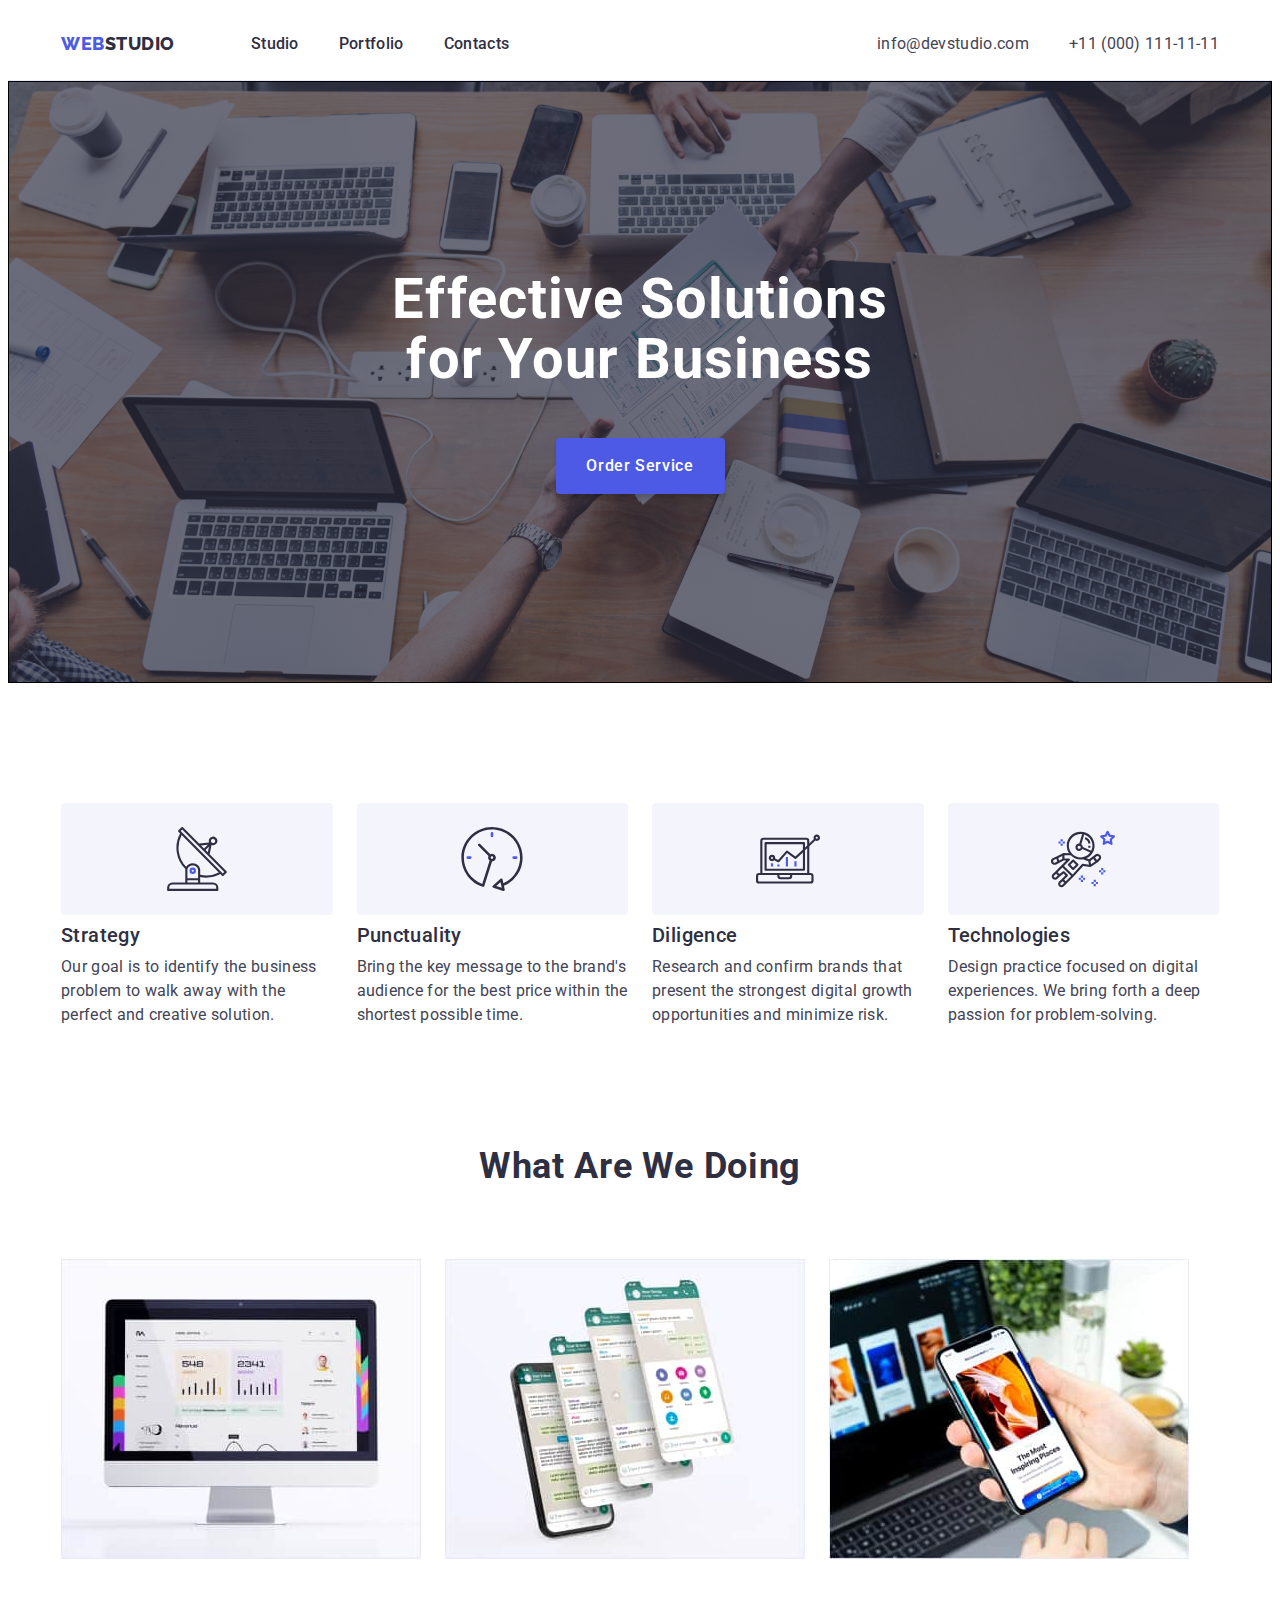
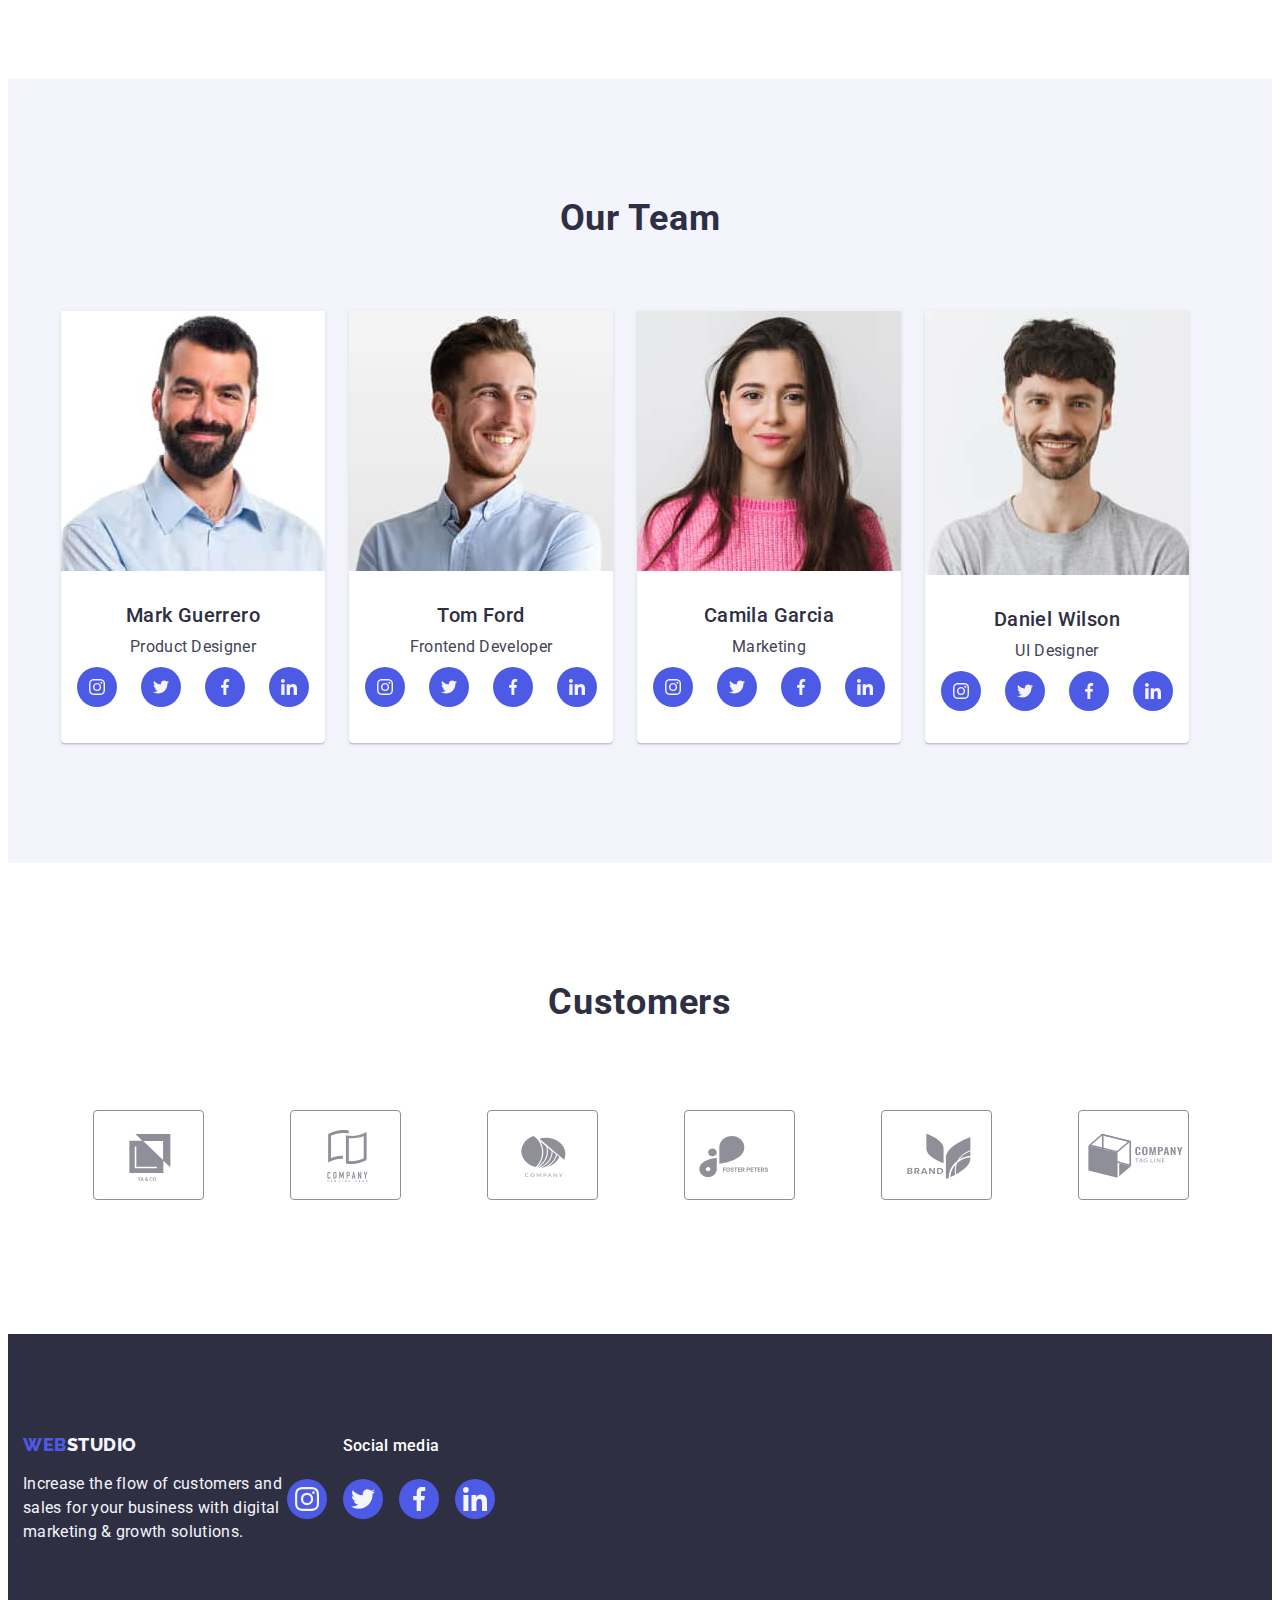
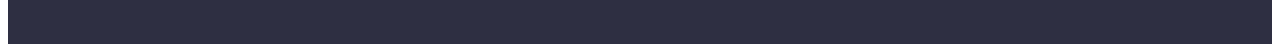
<file: index.html>
<!DOCTYPE html>
<html lang="en">
  <head>
    <meta charset="UTF-8" />
    <meta http-equiv="X-UA-Compatible" content="IE=edge" />
    <meta name="viewport" content="width=device-width, initial-scale=1.0" />
    <title>WebStudio</title>
    <link rel="preconnect" href="https://fonts.googleapis.com" />
    <link rel="preconnect" href="https://fonts.gstatic.com" crossorigin />
    <link
      href="https://fonts.googleapis.com/css2?family=Raleway:wght@700&family=Roboto:wght@400;500;700&display=swap"
      rel="stylesheet"
    />
    <link
      rel="stylesheet"
      href="https://cdnjs.cloudflare.com/ajax/libs/modern-normalize/1.1.0/modern-normalize.min.css"
      integrity="sha512-wpPYUAdjBVSE4KJnH1VR1HeZfpl1ub8YT/NKx4PuQ5NmX2tKuGu6U/JRp5y+Y8XG2tV+wKQpNHVUX03MfMFn9Q=="
      crossorigin="anonymous"
      referrerpolicy="no-referrer"
    />
    <link rel="stylesheet" href="./css/style.css" />
  </head>
  <body>
    <header class="page-header">
      <div class="header-container container">
        <nav class="main-nav">
          <a href="./index.html" class="logo link"
            >Web<span class="header-studio-word span">Studio</span></a
          >
          <ul class="list link-ul">
            <li class="header-item">
              <a class="nav-link link" href="./index.html">Studio</a>
            </li>
            <li class="header-item">
              <a class="nav-link link" href="./portfolio.html">Portfolio</a>
            </li>
            <li class="header-item">
              <a class="nav-link link" href="">Contacts</a>
            </li>
          </ul>
        </nav>
        <address class="contact list">
          <ul class="list link-ul contacts">
            <li class="contact-item">
              <a href="mailto:info@devstudio.com" class="link contact-link"
                >info@devstudio.com</a
              >
            </li>
            <li class="contact-item">
              <a href="tel:+110001111111" class="link contact-link"
                >+11 (000) 111-11-11</a
              >
            </li>
          </ul>
        </address>
      </div>
    </header>
    <!--section 1 Hero section -->
    <main>
      <section class="hero">
        <div class="container">
          <h1 class="hero-header">Effective Solutions for Your Business</h1>
          <button type="button" value="make-order" class="booking-btn">
            Order Service
          </button>
        </div>
      </section>
      <!--section 2 ADVANTAGES-->
      <section class="advantages-section">
        <div class="container">
          <h2 hidden class="features-header">features</h2>
          <ul class="advantages-list list">
            <li class="advantage-item">
              <div class="icon-pos">
               <svg class="icon" width="64" height="64">
                <use href="./images/icon/icons.svg#antenna"></use>
               </svg>
            </div>
              <h3 class="advantage-title">Strategy</h3>
              <p class="advantage-text">
                Our goal is to identify the business problem to walk away with
                the perfect and creative solution.
              </p>
            </li>
            <li class="advantage-item">
              <div class="icon-pos">
                <svg class="icon" width="64" height="64">
                 <use href="./images/icon/icons.svg#clock"></use>
                </svg>
             </div>
              <h3 class="advantage-title">Punctuality</h3>
              <p class="advantage-text">
                Bring the key message to the brand's audience for the best price
                within the shortest possible time.
              </p>
            </li>
            <li class="advantage-item">
              <div class="icon-pos">
                <svg class="icon" width="64" height="64">
                 <use href="./images/icon/icons.svg#diagram"></use>
                </svg>
             </div>
              <h3 class="advantage-title">Diligence</h3>
              <p class="advantage-text">
                Research and confirm brands that present the strongest digital
                growth opportunities and minimize risk.
              </p>
            </li>
            <li class="advantage-item">
              <div class="icon-pos">
                <svg class="icon" width="64" height="64">
                 <use href="./images/icon/icons.svg#astronaut"></use>
                </svg>
             </div>
              <h3 class="advantage-title">Technologies</h3>
              <p class="advantage-text">
                Design practice focused on digital experiences. We bring forth a
                deep passion for problem-solving.
              </p>
            </li>
          </ul>
        </div>
      </section>
      <!--section 3 What Are We Doing-->
      <section class="job-section">
        <div class="container">
          <h2 class="section-header">What are we doing</h2>
          <ul class="list jobs-container">
            <li class="jobs-item">
              <img
                src="./images/image1.jpg"
                alt="computer monitor screen"
                width="360"
                class="image"
              />
            </li>
            <li class="jobs-item">
              <img
                src="./images/image2.jpg"
                alt="social networks"
                width="360"
                class="image"
              />
            </li>
            <li class="jobs-item">
              <img
                src="./images/image3.jpg"
                alt="mobile phone in hand"
                width="360"
                class="image"
              />
            </li>
          </ul>
        </div>
      </section>
      <!--section 4 Team-->
      <section class="section-team">
        <div class="container">
          <h2 class="section-header">Our Team</h2>
          <ul class="team-members list">
            <li class="member">
              <div class="team-photo">
              <img
                src="./images/team/produkt-designer.jpg"
                alt="a man with a beard"
                width="264"
                height="260"
                class="image"
              />
            </div>
              <div class="worker-team">
              <h3 class="team-worker">Mark Guerrero</h3>
              <p class="title-job">Product Designer</p>
              <ul class="socials-list list">
                <li class="socials-item">
                  <a href="" class="social-link link">
                    <svg class="social-icon" width="16" height="16">
                      <use href="./images/icon/icons.svg#instagram"></use>
                    </svg>
                  </a>
                </li>
                <li class="socials-item">
                  <a href="" class="social-link link">
                    <svg class="social-icon" width="16" height="16">
                      <use href="./images/icon/icons.svg#twitter"></use>
                    </svg>
                  </a>
                </li>
                <li class="socials-item">
                  <a href="" class="social-link link">
                    <svg class="social-icon" width="16" height="16">
                      <use href="./images/icon/icons.svg#facebook"></use>
                    </svg>
                  </a>
                </li>
                <li class="socials-item">
                  <a href="" class="social-link link">
                    <svg class="social-icon" width="16" height="16">
                      <use href="./images/icon/icons.svg#linkedin"></use>
                    </svg>
                  </a>
                </li>
              </ul>
            </div>
            </li>
            <li class="member">
              <div class="team-photo">
              <img
                src="./images/team/fronted.jpg"
                alt="a man in a white shirt is smiling"
                width="264"
                height="260"
                class="image"
              />
            </div>
            <div class="worker-team">
              <h3 class="team-worker">Tom Ford</h3>
              <p class="title-job">Frontend Developer</p>
              <ul class="socials-list list">
                <li class="socials-item">
                  <a href="" class="social-link link">
                    <svg class="social-icon" width="16" height="16">
                      <use href="./images/icon/icons.svg#instagram"></use>
                    </svg>
                  </a>
                </li>
                <li class="socials-item">
                  <a href="" class="social-link link">
                    <svg class="social-icon" width="16" height="16">
                      <use href="./images/icon/icons.svg#twitter"></use>
                    </svg>
                  </a>
                </li>
                <li class="socials-item">
                  <a href="" class="social-link link">
                    <svg class="social-icon" width="16" height="16">
                      <use href="./images/icon/icons.svg#facebook"></use>
                    </svg>
                  </a>
                </li>
                <li class="socials-item">
                  <a href="" class="social-link link">
                    <svg class="social-icon" width="16" height="16">
                      <use href="./images/icon/icons.svg#linkedin"></use>
                    </svg>
                  </a>
                </li>
              </ul>
            </div>
            </li>
            <li class="member">
              <div class="team-photo">
              <img
                src="./images/team/marketing.jpg"
                alt="beautiful girl in a pink sweater"
                width="264"
                height="260"
                class="image"
              />
            </div>
            <div class="worker-team">
              <h3 class="team-worker">Camila Garcia</h3>
              <p class="title-job">Marketing</p>
              <ul class="socials-list list">
                <li class="socials-item">
                  <a href="" class="social-link link">
                    <svg class="social-icon" width="16" height="16">
                      <use href="./images/icon/icons.svg#instagram"></use>
                    </svg>
                  </a>
                </li>
                <li class="socials-item">
                  <a href="" class="social-link link">
                    <svg class="social-icon" width="16" height="16">
                      <use href="./images/icon/icons.svg#twitter"></use>
                    </svg>
                  </a>
                </li>
                <li class="socials-item">
                  <a href="" class="social-link link">
                    <svg class="social-icon" width="16" height="16">
                      <use href="./images/icon/icons.svg#facebook"></use>
                    </svg>
                  </a>
                </li>
                <li class="socials-item">
                  <a href="" class="social-link link">
                    <svg class="social-icon" width="16" height="16">
                      <use href="./images/icon/icons.svg#linkedin"></use>
                    </svg>
                  </a>
                </li>
              </ul>
            </div>
            </li>
            <li class="member">
              <div class="team-photo">
              <img
                src="./images/team/uidesigner.jpg"
                alt="a young guy with a beard is smiling"
                width="264"
                height="264"
                class="image"
              />
            </div>
            <div class="worker-team">
              <h3 class="team-worker">Daniel Wilson</h3>
              <p class="title-job">UI Designer</p>
              <ul class="socials-list list">
                <li class="socials-item">
                  <a href="" class="social-link link">
                    <svg class="social-icon" width="16" height="16">
                      <use href="./images/icon/icons.svg#instagram"></use>
                    </svg>
                  </a>
                </li>
                <li class="socials-item">
                  <a href="" class="social-link link">
                    <svg class="social-icon" width="16" height="16">
                      <use href="./images/icon/icons.svg#twitter"></use>
                    </svg>
                  </a>
                </li>
                <li class="socials-item">
                  <a href="" class="social-link link">
                    <svg class="social-icon" width="16" height="16">
                      <use href="./images/icon/icons.svg#facebook"></use>
                    </svg>
                  </a>
                </li>
                <li class="socials-item">
                  <a href="" class="social-link link">
                    <svg class="social-icon" width="16" height="16">
                      <use href="./images/icon/icons.svg#linkedin"></use>
                    </svg>
                  </a>
                </li>
              </ul>
            </div>
            </li>
          </ul>
        </div>
      </section>

      <!--section-5 our customers-->
      <section class="section-customers">
        <div class="icon-cust container">
           <h2 class="customers-header">Customers</h2>
          <ul class="customers-list list">
            <li class="customers-item">
              <a href="" class="custom-icon">
                <svg class="icon-customers" width="104" height="56">
                  <use href="./images/icon/icons.svg#logo"></use>
                 </svg>
              </a>
            </li>
            <li class="customers-item">
              <a href="" class="custom-icon">
                <svg class="icon-customers" width="104" height="56">
                  <use href="./images/icon/icons.svg#logo-1"></use>
                 </svg>
              </a>
            </li>
            <li class="customers-item">
              <a href="" class="custom-icon">
                <svg class="icon-customers" width="104" height="56">
                  <use href="./images/icon/icons.svg#logo-2"></use>
                 </svg>
              </a>
            </li>
            <li class="customers-item">
              <a href="" class="custom-icon">
                <svg class="icon-customers" width="104" height="56">
                  <use href="./images/icon/icons.svg#logo-3"></use>
                 </svg>
              </a>
            </li>
            <li class="customers-item">
              <a href="" class="custom-icon">
                <svg class="icon-customers" width="104" height="56">
                  <use href="./images/icon/icons.svg#logo-4"></use>
                 </svg>
              </a>
            </li>
            <li class="customers-item">
              <a href="" class="custom-icon">
                <svg class="icon-customers" width="104" height="56">
                  <use href="./images/icon/icons.svg#logo-5"></use>
                 </svg>
              </a>
            </li>
          </ul>
        </div>

      </section>
    </main>
    <!--FOOTER-->
    <footer class="footer-section">
      <div class="container footer-container">
        <div class="logo-container">
        <a href="./index.html" class="logo link footer-logo"
          >Web<span class="logo-foot">Studio</span></a
        >
        <p class="fut">
          Increase the flow of customers and sales for your business with
          digital marketing & growth solutions.
        </p>
      </div>
      <div class="social-media">
        <p class="soc-media">Social media</p>
        <ul class="soc-list-fut list">
          <li class="socials-item">
            <a href="" class="social-link link social-fut">
              <svg class="social-icon" width="24" height="24">
                <use href="./images/icon/icons.svg#instagram"></use>
              </svg>
            </a>
          </li>
          <li class="socials-item">
            <a href="" class="social-link link social-fut">
              <svg class="social-icon" width="24" height="24">
                <use href="./images/icon/icons.svg#twitter"></use>
              </svg>
            </a>
          </li>
          <li class="socials-item">
            <a href="" class="social-link link social-fut">
              <svg class="social-icon" width="24" height="24">
                <use href="./images/icon/icons.svg#facebook"></use>
              </svg>
            </a>
          </li>
          <li class="socials-item">
            <a href="" class="social-link link social-fut">
              <svg class="social-icon" width="24" height="24">
                <use href="./images/icon/icons.svg#linkedin"></use>
              </svg>
            </a>
          </li>
        </ul>
      </div>
    </div>

    </footer>
  </body>
</html>
</file>
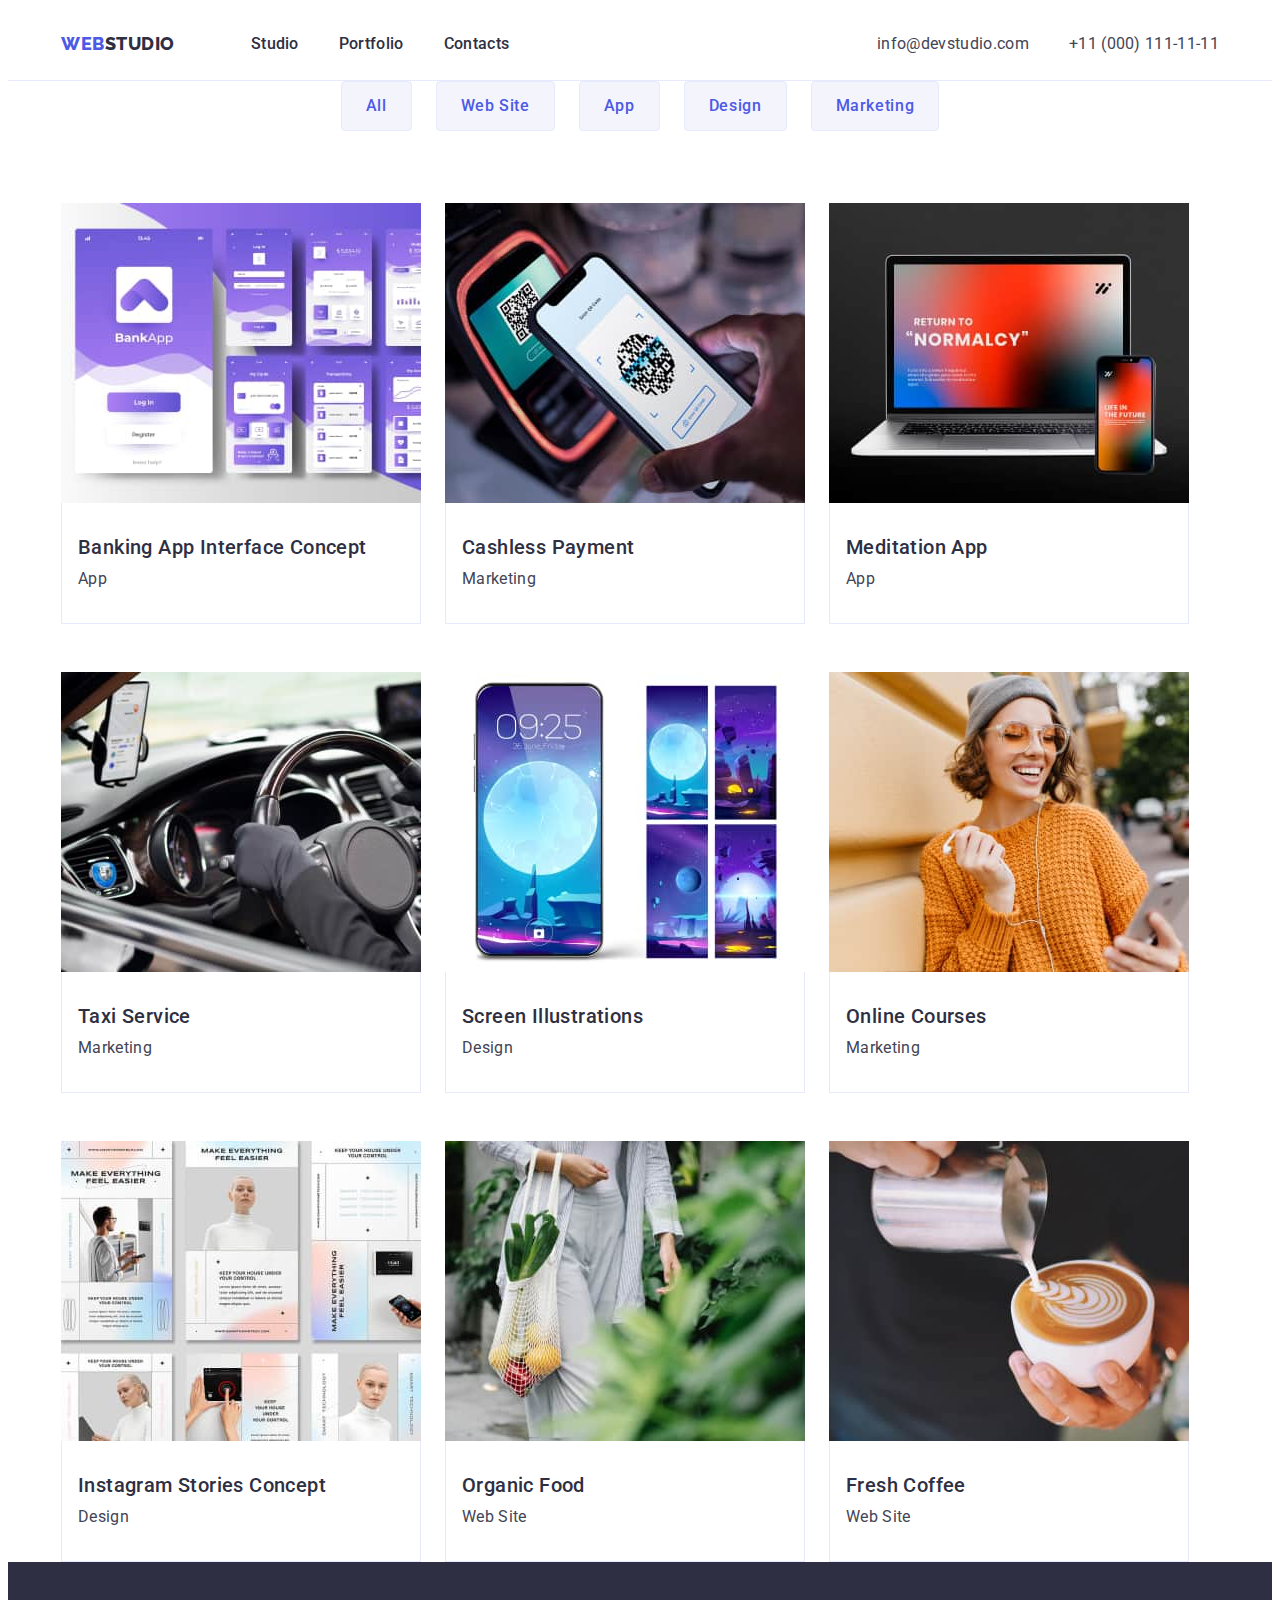
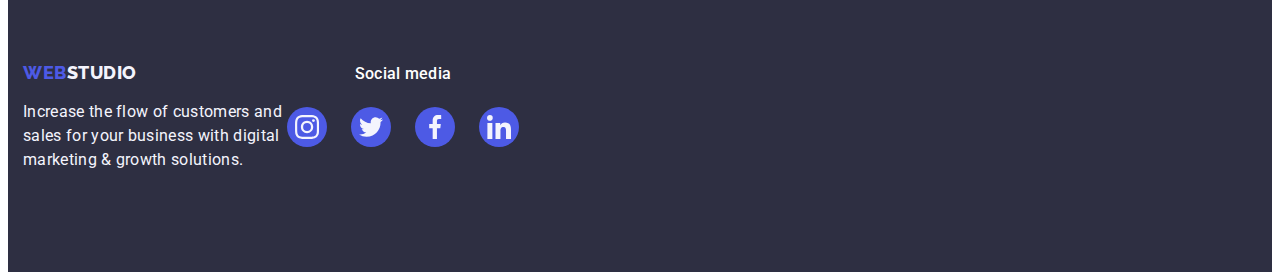
<file: portfolio.html>
<!DOCTYPE html>
<html lang="en">
  <head>
    <meta charset="UTF-8" />
    <meta http-equiv="X-UA-Compatible" content="IE=edge" />
    <meta name="viewport" content="width=device-width, initial-scale=1.0" />
    <title>Portfolio</title>
    <link rel="preconnect" href="https://fonts.googleapis.com" />
    <link rel="preconnect" href="https://fonts.gstatic.com" crossorigin />
    <link
      href="https://fonts.googleapis.com/css2?family=Raleway:wght@700&family=Roboto:wght@400;500;700&display=swap"
      rel="stylesheet"
    />
    <link
      rel="stylesheet"
      href="https://cdnjs.cloudflare.com/ajax/libs/modern-normalize/1.1.0/modern-normalize.min.css"
      integrity="sha512-wpPYUAdjBVSE4KJnH1VR1HeZfpl1ub8YT/NKx4PuQ5NmX2tKuGu6U/JRp5y+Y8XG2tV+wKQpNHVUX03MfMFn9Q=="
      crossorigin="anonymous"
      referrerpolicy="no-referrer"
    />
    <link rel="stylesheet" href="./css/style.css" />
  </head>
  <body>
    <header class="page-header">
      <div class="header-container container">
        <nav class="main-nav">
          <a href="./index.html" class="logo link"
            >Web<span class="header-studio-word span">Studio</span></a
          >
          <ul class="list link-ul">
            <li class="header-item">
              <a class="nav-link link" href="./index.html">Studio</a>
            </li>
            <li class="header-item">
              <a class="nav-link link" href="./portfolio.html">Portfolio</a>
            </li>
            <li class="header-item">
              <a class="nav-link link" href="">Contacts</a>
            </li>
          </ul>
        </nav>
        <address class="contact list">
          <ul class="list link-ul contacts">
            <li class="contact-item">
              <a href="mailto:info@devstudio.com" class="link contact-link"
                >info@devstudio.com</a
              >
            </li>
            <li class="contact-item">
              <a href="tel:+110001111111" class="link contact-link"
                >+11 (000) 111-11-11</a
              >
            </li>
          </ul>
        </address>
      </div>
    </header>
    <main>
      <section class="section-products">
        <div class="container">
          <h1 class="portfolio-header" hidden>Progect</h1>
          <ul class="list nav-list">
            <li class="nav-item list">
              <button type="button" class="button-portfolio button">All</button>
            </li>
            <li class="nav-item list">
              <button type="button" class="button-portfolio button">
                Web Site
              </button>
            </li>
            <li class="nav-item list">
              <button type="button" class="button-portfolio button">App</button>
            </li>
            <li class="nav-item list">
              <button type="button" class="button-portfolio button">
                Design
              </button>
            </li>
            <li class="nav-item list">
              <button type="button" class="button-portfolio button">
                Marketing
              </button>
            </li>
          </ul>

          <ul class="product list">
            <li class="progect-item link">
              <!-- <div class="product-card"> -->
              <a class="link" href=""
                ><img
                  src="./images/portfolio/banking-ap.jpg"
                  alt="Banking App Interface Concept"
                  width="360"
                  class="image"
                />
                <div class="product-text">
                  <h2 class="progect-title">Banking App Interface Concept</h2>
                  <p class="progect-descr">App</p>
                </div>
              </a>
              <!-- </div> -->
            </li>

            <li class="progect-item link">
              <!-- <div class="product-card"> -->
              <a class="link" href=""
                ><img
                  src="./images/portfolio/cashless.jpg"
                  alt="Cashless Payment"
                  width="360"
                  class="image"
                />
                <div class="product-text">
                  <h2 class="progect-title">Cashless Payment</h2>
                  <p class="progect-descr">Marketing</p>
                </div>
              </a>
              <!-- </div> -->
            </li>

            <li class="progect-item link">
              <!-- <div class="product-card"> -->
              <a class="link" href=""
                ><img
                  src="./images/portfolio/meditation.jpg"
                  alt="computer monitor"
                  width="360"
                  class="image"
                />
                <div class="product-text">
                  <h2 class="progect-title">Meditation App</h2>
                  <p class="progect-descr">App</p>
                </div>
              </a>
              <!-- </div> -->
            </li>

            <li class="progect-item link">
              <!-- <div class="product-card"> -->
              <a class="link" href=""
                ><img
                  src="./images/portfolio/taxi.jpg"
                  alt="taxi car"
                  width="360"
                  class="image"
                />
                <div class="product-text">
                  <h2 class="progect-title">Taxi Service</h2>
                  <p class="progect-descr">Marketing</p>
                </div>
              </a>
              <!-- </div> -->
            </li>

            <li class="progect-item link">
              <!-- <div class="product-card"> -->
              <a class="link" href=""
                ><img
                  src="./images/portfolio/screen.jpg"
                  alt="screensavers for mobile phones"
                  width="360"
                  class="image"
                />
                <div class="product-text">
                  <h2 class="progect-title">Screen Illustrations</h2>
                  <p class="progect-descr">Design</p>
                </div>
              </a>
              <!-- </div> -->
            </li>

            <li class="progect-item link">
              <!-- <div class="product-card"> -->
              <a class="link" href=""
                ><img
                  src="./images/portfolio/online-courses.jpg"
                  alt="a girl with a phone"
                  width="360"
                  class="image"
                />
                <div class="product-text">
                  <h2 class="progect-title">Online Courses</h2>
                  <p class="progect-descr">Marketing</p>
                </div>
              </a>
              <!-- </div> -->
            </li>

            <li class="progect-item link">
              <!-- <div class="product-card"> -->
              <a class="link" href=""
                ><img
                  src="./images/portfolio/instagram.jpg"
                  alt="Instagram page"
                  width="360"
                  class="image"
                />
                <div class="product-text">
                  <h2 class="progect-title">Instagram Stories Concept</h2>
                  <p class="progect-descr">Design</p>
                </div>
              </a>
              <!-- </div> -->
            </li>

            <li class="progect-item link">
              <!-- <div class="product-card"> -->
              <a class="link" href=""
                ><img
                  src="./images/portfolio/organic-food.jpg"
                  alt="bag with vegetables and fruits"
                  width="360"
                  class="image"
                />
                <div class="product-text">
                  <h2 class="progect-title">Organic Food</h2>
                  <p class="progect-descr">Web Site</p>
                </div>
              </a>
              <!-- </div> -->
            </li>

            <li class="progect-item link">
              <!-- <div class="product-card"> -->
              <a class="link" href=""
                ><img
                  src="./images/portfolio/coffee.jpg"
                  alt="a cup of coffee"
                  width="360"
                  class="image"
                />
                <div class="product-text">
                  <h2 class="progect-title">Fresh Coffee</h2>
                  <p class="progect-descr">Web Site</p>
                </div>
              </a>
              <!-- </div> -->
            </li>
          </ul>
        </div>
      </section>
    </main>

    <footer class="footer-section">
      <div class="container footer-container">
        <div class="logo-container">
        <a href="./index.html" class="logo link footer-logo"
          >Web<span class="logo-foot">Studio</span></a
        >
        <p class="fut">
          Increase the flow of customers and sales for your business with
          digital marketing & growth solutions.
        </p>
      </div>
      <div class="social-media">
        <p class="soc-media">Social media</p>
        <ul class="socials-list list">
          <li class="socials-item">
            <a href="" class="social-link link social-fut">
              <svg class="social-icon" width="24" height="24">
                <use href="./images/icon/icons.svg#instagram"></use>
              </svg>
            </a>
          </li>
          <li class="socials-item">
            <a href="" class="social-link link social-fut">
              <svg class="social-icon" width="24" height="24">
                <use href="./images/icon/icons.svg#twitter"></use>
              </svg>
            </a>
          </li>
          <li class="socials-item">
            <a href="" class="social-link link social-fut">
              <svg class="social-icon" width="24" height="24">
                <use href="./images/icon/icons.svg#facebook"></use>
              </svg>
            </a>
          </li>
          <li class="socials-item">
            <a href="" class="social-link link social-fut">
              <svg class="social-icon" width="24" height="24">
                <use href="./images/icon/icons.svg#linkedin"></use>
              </svg>
            </a>
          </li>
        </ul>
      </div>
    </div>
    </footer>
  </body>
</html>
</file>
<file: css/style.css>
:root {
  --main-text-color: #434455;
  --text-header: #2e2f42;
  --color-hero: #2e2f42;
  --Light-mode-ourteam: #f4f4fd;
  --main-btn: #f4f4fd;
  --nav-color: #4d5ae5;
  --nav-color-acctive: #404bbf;
  --white-text: #ffffff;
  --button-portfolio: #f4f4fd;
  --icon: #8e8f99;

  --black: #000000;
  --team-section-style: ;
}

h1,
h2,
h3,
h4,
h5,
h6,
p,
ul {
  margin: 0;
}

ul {
  padding-left: 0;

  margin-left: 0;
}

.link {
  text-decoration: none;
}
.list {
  list-style: none;
}

body {
  font-family: "Roboto", sans-serif;
  background-color: var(--white-text);
  color: var(--main-text-color);
}

.container {
  width: 1158px;
  padding: 0 15px;
  margin: 0 auto;
}

.jobs-container,
.team-members,
.advantages-list {
  display: flex;
}

.image {
  display: block;
}

/* Header */

.page-header {
  padding: 24px 0;
  background-color: var(--white-text);
  border-bottom: 1px solid #e7e9fc;
}

.header-container {
  display: flex;
}

.main-nav,
.link-ul,
.contact-link {
  display: flex;
}

.main-nav {
  align-items: center;
}

.logo {
  display: block;
  margin-right: 76px;
  text-decoration: none;
  list-style: none;
  font-family: "Raleway", sans-serif;
  font-weight: 800;
  font-size: 18px;
  line-height: 1.17;
  align-items: center;
  letter-spacing: 0.03em;
  text-transform: uppercase;
  color: var(--nav-color);
}

.header-studio-word {
  font-family: "Raleway", sans-serif;
  font-weight: 800;
  font-size: 18px;
  line-height: 1.17;
  align-items: center;
  letter-spacing: 0.03em;
  text-transform: uppercase;
  color: var(--text-header);
}

.nav-link {
  text-decoration: none;
  font-weight: 500;
  font-size: 16px;
  line-height: 1.5;
  letter-spacing: 0.02em;
  color: var(--text-header);

  padding: 24px 0;
}

.nav-link:hover,
.nav-link:focus {
  color: var(--nav-color-acctive);
}

.header-item:not(:last-child) {
  margin-right: 40px;
}

.contact {
  margin-left: auto;
  align-items: center;
  font-style: normal;
}

.contact-item:not(:last-child) {
  margin-right: 40px;
}

.contact-link {
  font-size: 16px;
  line-height: 1.5;
  letter-spacing: 0.02em;
  color: var(--main-text-color);
}

.contact-link:hover,
.contact-link:focus {
  color: var(--nav-color-acctive);
}

/* Hero section */

.hero {
  background: rgba(46, 47, 66, 0.7);
  padding: 188px 0;
  max-width: 1440px;
  /* height: 600px; */
  margin-left: auto;
  margin-right: auto;
  border: 1px solid #000000;
  background-repeat: no-repeat;
  background-size: cover;
  background-position: center;
  background-image: linear-gradient(rgba(46, 47, 66, 0.7), rgba(46, 47, 66, 0.7)),
    url(../images/background/people-office-1.png);
}

.hero-header {
  font-family: "Roboto", sans-serif;
  font-weight: 700;
  font-size: 56px;
  line-height: 1.07;
  text-align: center;
  letter-spacing: 0.02em;
  color: var(--white-text);

  margin: 0 auto;
  margin-bottom: 48px;
  display: block;
  max-width: 496px;
}

.booking-btn {
  font-family: "Roboto", sans-serif;
  font-weight: 500;
  font-size: 16px;
  line-height: 1.5;
  align-items: center;
  letter-spacing: 0.04em;
  color: var(--white-text);
  background: var(--nav-color);
  box-shadow: 0px 4px 4px rgba(0, 0, 0, 0.15);
  cursor: pointer;

  display: block;
  margin: 0 auto;
  min-width: 169px;
  height: 56px;
  border: none;

  flex-direction: row;
  padding: 16px;
  gap: 10px;
  border-radius: 4px;
}

.booking-btn:hover,
.booking-btn:focus {
  background-color: var(--nav-color-acctive);
}

h1 {
  color: var(--white-text);
}
h2,
h3,
a {
  color: var(--text-header);
}

/* ADVANTAGES*/
.advantages-section {
  padding: 120px 0;
}

.advantages-list {
  flex-wrap: nowrap;
  flex-direction: row;
  gap: 24px;
}

.icon-pos {
  display: flex;
  align-items: center;
  justify-content: center;
  height: 112px;
  background: #f4f4fd;
  border-radius: 4px;
  margin-bottom: 8px;
}

.svg {
  width: 64;
  height: 64;
}

.advantages-list:not(:first-child) {
  /* margin-left: 24px; */
}

.advantage-item {
  flex-wrap: wrap;
  width: calc((100% - 72px) / 4);
}

.advantage-title {
  font-weight: 500;
  font-size: 20px;
  line-height: 1.2;
  letter-spacing: 0.02em;
  color: var(--text-header);
  margin-bottom: 8px;
}

.advantage-text {
  line-height: 1.5;
  letter-spacing: 0.02em;
}

/*What Are We Doing*/

.job-section {
  padding-bottom: 120px;
}

.jobs-container {
  gap: 24px;
}

.jobs-item {
  width: calc((100%-48px) / 3);
}

.section-header {
  font-weight: 700;
  font-size: 36px;
  line-height: 1.11;
  text-align: center;
  letter-spacing: 0.02em;
  text-transform: capitalize;
  color: var(--text-header);
  margin-bottom: 72px;
}

/*Team*/

.section-team {
  background-color: var(--Light-mode-ourteam);
  padding: 120px 0;
}

.team-members {
  gap: 24px;

  /* width: calc((100%-72px) / 4); */
  display: flex;
}

.member {
  background: var(--white-text);
  box-shadow: 0px 1px 6px rgba(46, 47, 66, 0.08),
    0px 1px 1px rgba(46, 47, 66, 0.16), 0px 2px 1px rgba(46, 47, 66, 0.08);
  border-radius: 0px 0px 4px 4px;
}

.worker-team {
  text-align: center;
  padding: 32px 0;
}
.team-worker {
  font-weight: 500;
  font-size: 20px;
  line-height: 1.2;
  text-align: center;
  letter-spacing: 0.02em;
  color: var(--text-header);
  margin-bottom: 8px;
}
.title-job {
  font-size: 16px;
  line-height: 1.5;
  text-align: center;
  letter-spacing: 0.02em;
  color: var(--main-text-color);
  margin-top: 8px;
  margin-bottom: 8px;
}
.socials-list {
  display: flex;
  justify-content: center;
  align-items: center;
  gap: 24px;
}

.socials-item {
  width: 40px;
  height: 40px;
}

.social-link {
  width: 100%;
  height: 100%;
  background: #4d5ae5;
  border-radius: 50%;
  display: flex;
  justify-content: center;
  align-items: center;
  width: 40px;
}

.social-link :hover,
.social-link :focus {
  background-color: #404bbf;
}

.social-icon {
  fill: #f4f4fd;
}
/*Customers*/

.customers-header {
  font-weight: 700;
  font-size: 36px;
  line-height: 1.1;
  text-align: center;
  letter-spacing: 0.02em;
  text-transform: capitalize;
  color: var(--text-header);
  margin-bottom: 72px;
}

.section-customers {
  padding: 120px 0;
}

.customers-list {
  display: flex;
  flex-direction: row;
  gap: 24px;
}

.custom-icon {
  width: 100%;
  height: 100%;
  border: 1px solid #8e8f99;
  border-radius: 4px;
  display: flex;
  align-items: center;
  justify-content: center;
  color: var(--icon);
}

.customers-item {
  padding: 16px 32px;
  height: 88px;
  width: calc((100% - 120px) / 6);
}

.custom-icon :focus {
  border-color: #404bbf;
  color: #404bbf;
}

.custom-icon :hover {
  border-color: #404bbf;
  color: #404bbf;
}

.icon-customers {
  fill: currentColor;
}
/*FOOTER*/

footer {
  /* background: #2e2f42; */
  background: var(--color-hero);
}
.footer-logo {
  display: inline-block;
  margin-bottom: 16px;
}

.footer-section {
  padding: 100px 0;
}

.logo-foot {
  font-family: "Raleway", sans-serif;
  font-weight: 800;
  font-size: 18px;
  line-height: 1.16;
  align-items: center;
  letter-spacing: 0.03em;
  text-transform: uppercase;
  color: var(--main-btn);
  display: inline-block;
  /* margin-bottom: 16px; */
}

.fut {
  font-size: 16px;
  line-height: 1.5;
  letter-spacing: 0.02em;
  color: var(--main-btn);
  /* margin-top:  16px; */
  display: block;
  max-width: 264px;
}
.logo-container {
  display: inline-block;
}
.footer-container {
  display: flex;
  align-items: baseline;
  margin-right: 120px;
}
.soc-media {
  font-weight: 500;
  font-size: 16px;
  line-height: 1.5;
  text-align: center;
  letter-spacing: 0.02em;
  color: var(--white-text);
  margin-bottom: 21px;
  display: block;
}

.soc-list-fut {
  display: flex;
  justify-content: center;
  align-items: center;
  gap: 16px;
}

.social-icon 


/**PORTFOLIO**/

.section-products {
  padding: 96px 0 120px;
}

.nav-list {
  display: flex;
  justify-content: center;
  margin-bottom: 72px;
  gap: 24px;
}

.button-portfolio {
  font-family: "Roboto", sans-serif;
  font-weight: 500;
  font-size: 16px;
  line-height: 1.5;
  display: flex;
  align-items: center;
  text-align: center;
  letter-spacing: 0.04em;
  color: var(--nav-color);
  background-color: var(--button-portfolio);

  border: 1px solid #e7e9fc;
  border-radius: 4px;
  padding: 12px 24px;
  /* border: 1px solid transparent; */
}

.button-portfolio:focus,
.button-portfolio:hover {
  color: var(--white-text);
  background-color: var(--nav-color-acctive);
  border: 1px solid transparent;
}

.button {
  cursor: pointer;
}

/* .product-card{
  background: #FFFFFF;
} */

.progect-title {
  font-weight: 500;
  font-size: 20px;
  line-height: 1.2;
  letter-spacing: 0.02em;
  color: var(--text-header);

  margin-bottom: 8px;
}

.progect-descr {
  font-size: 16px;
  line-height: 1.5;
  letter-spacing: 0.02em;
  color: var(--main-text-color);
}

.product {
  display: flex;
  flex-wrap: wrap;
  gap: 24px;
  row-gap: 48px;
}

.product-text {
  padding: 32px 16px;
  border: 1px solid #e7e9fc;
  border-top: none;
}
</file>
